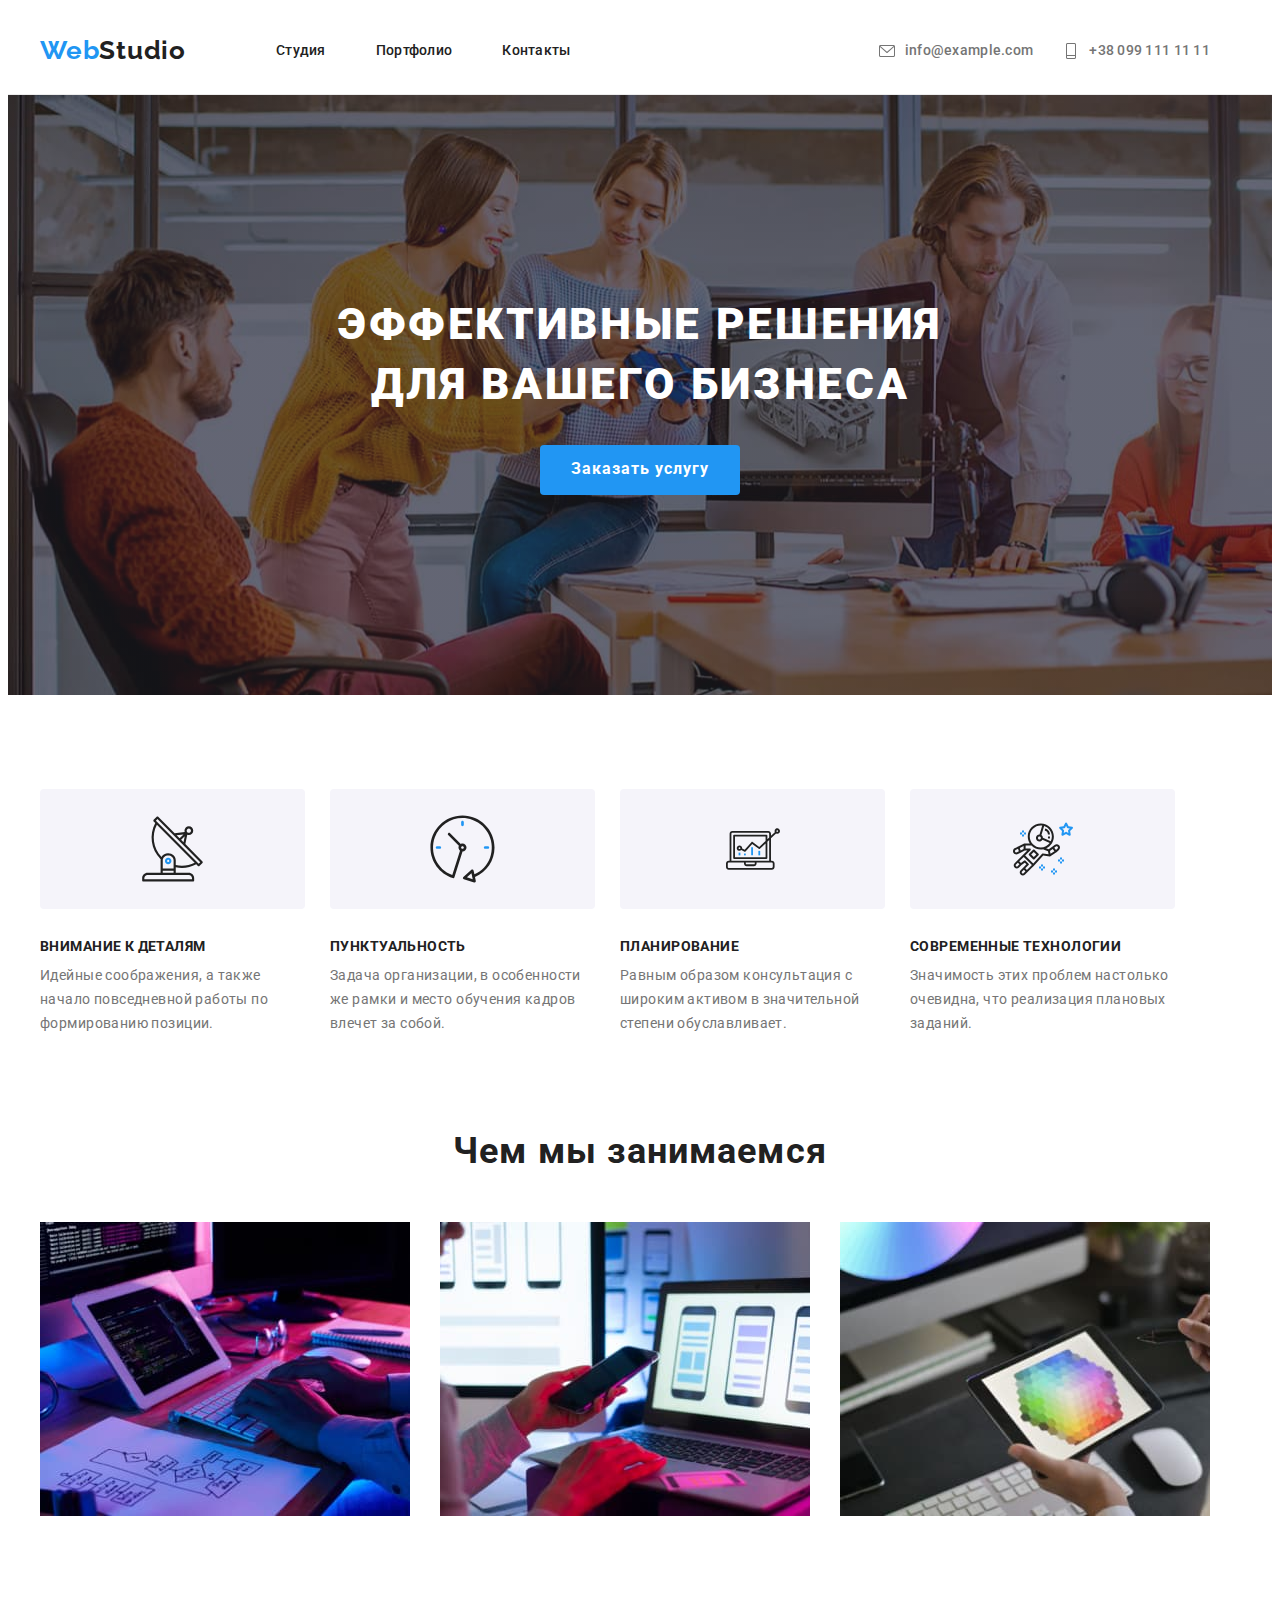
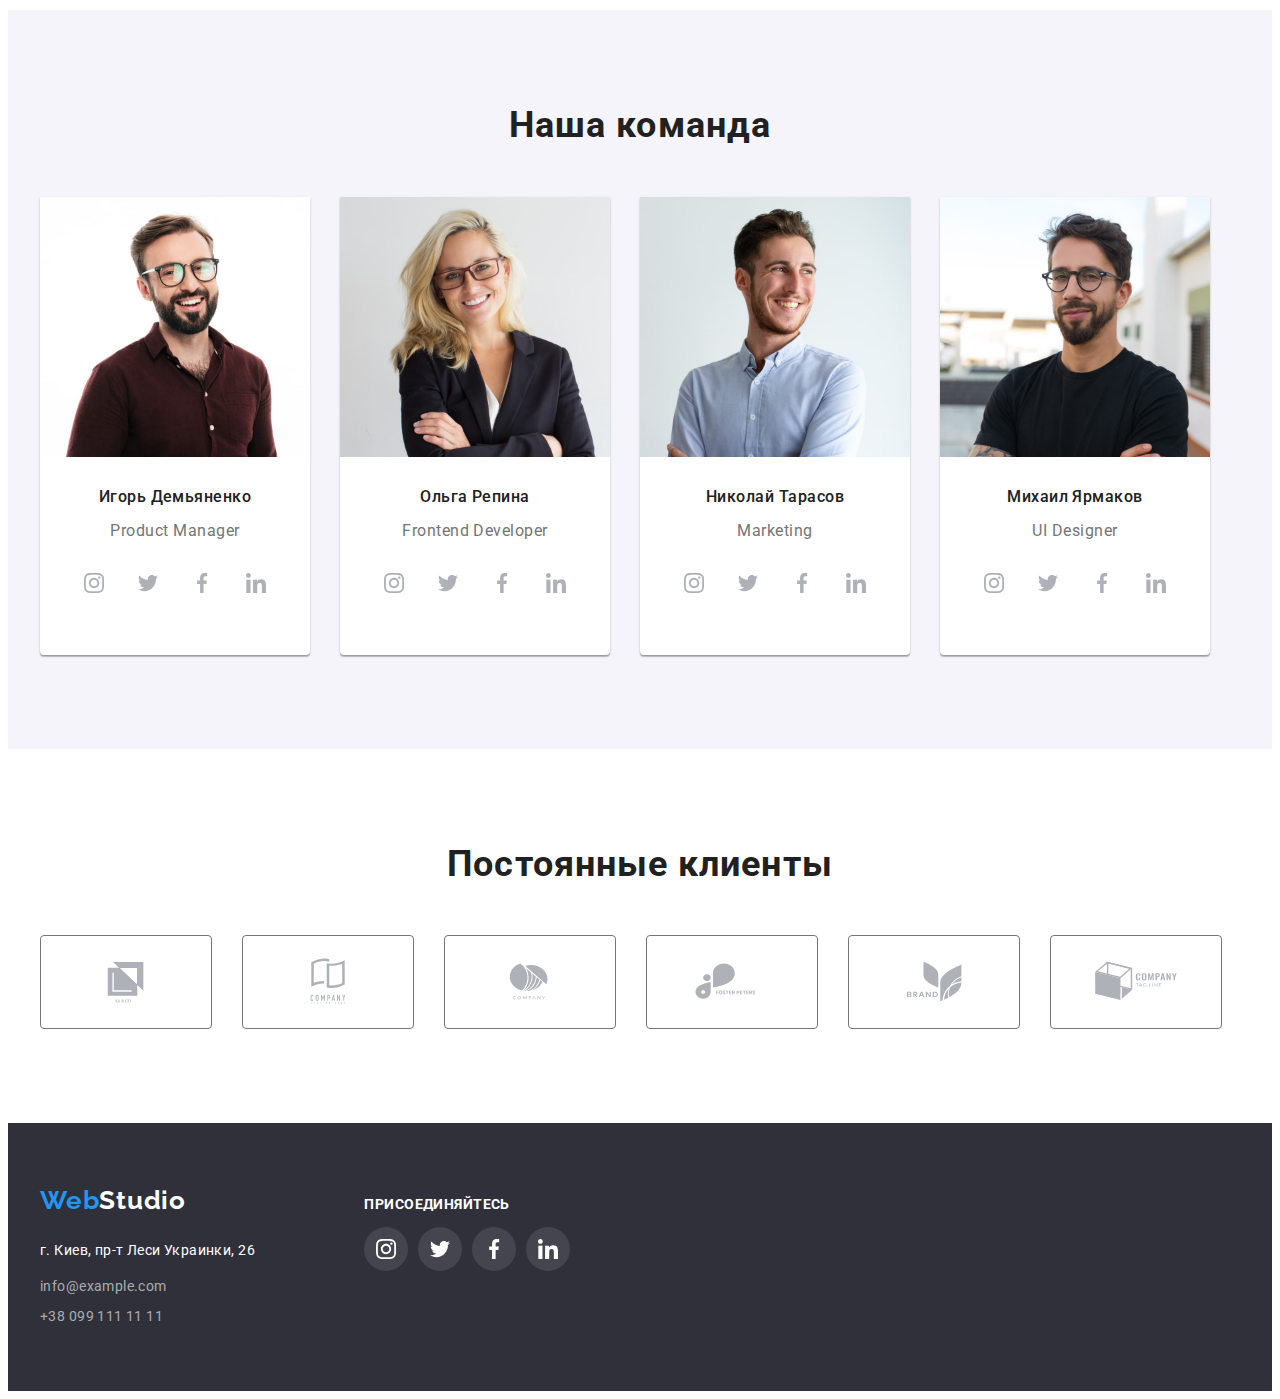
<file: index.html>
<!DOCTYPE html>
<html lang="ru">
<head>
   <meta charset="UTF-8">
   <meta name="viewport" content="width=device-width, initial-scale=1.0">
   <title>WebStudio</title>
   <link rel="preconnect" href="https://fonts.googleapis.com">
<link rel="preconnect" href="https://fonts.gstatic.com" crossorigin>
<link href="https://fonts.googleapis.com/css2?family=Raleway:wght@700&family=Roboto:wght@400;500;700;900&display=swap" rel="stylesheet">
<link rel="stylesheet" href="https://cdnjs.cloudflare.com/ajax/libs/modern-normalize/1.1.0/modern-normalize.min.css" integrity="sha512-wpPYUAdjBVSE4KJnH1VR1HeZfpl1ub8YT/NKx4PuQ5NmX2tKuGu6U/JRp5y+Y8XG2tV+wKQpNHVUX03MfMFn9Q==" crossorigin="anonymous" referrerpolicy="no-referrer" />   
<link rel="stylesheet" href="./css/styles.css">
</head>
<body>
   <header class="header">
      <nav class="container main-nav">
            <a href="./index.html" class="logo">Web<span>Studio</span>
            </a>
        <ul class="site-nav list">
          <li class="item"><a class="link" href="">Студия</a></li>
          <li class="item"><a class="link" href="./portfolio.html">Портфолио</a></li>
          <li class="item"><a class="link" href="">Контакты</a></li>
       </ul>
     
     <div class="contact">
      
      <a class="contact-link" href="mailto:info@example.com">
         <svg class="icon-contact" width="16px" height="16px">
         <use href="./images/icons.svg#icon-envelope">
         </use>
      </svg>info@example.com</a>

      

      <a class="contact-link" href="tel:+380991111111">
         <svg class="icon-contact" width="16px" height="16px">
         <use href="./images/icons.svg#icon-vector"></use>
      </svg>
      +38 099 111 11 11
   </a>
      
     </div> 
   </nav>
   </header>
   
   <main>
       <!-- Hero section-->

      <section class="hero section">
         <div class="hero-container">
         <h1 class="hero-title">Эффективные решения для вашего бизнеса</h1>
         <button class="hero-button" type="button">Заказать услугу</button>
         </div>
      </section>


       <!-- Work section-->
   <section class="section-work section">
      <div class="container">

      <ul class="list-work list">
         <li>
            <div class="icon-work">
            <svg width="65" height="70">
               <use href="./images/icons.svg#icon-antenna">hgfhfh</use>
            </svg>
            </div>
            <h3 class="section-title">Внимание к деталям</h3>
         <p class="section-description">Идейные соображения, а также начало повседневной работы по формированию позиции.</p>
      </li>
      <li>
         <div class="icon-work">
         <svg width="67" height="70">
            <use href="./images/icons.svg#icon-clock">hgfhfh</use>
         </svg>
      </div>
         <h3 class="section-title">Пунктуальность</h3>
        <p class="section-description">Задача организации, в особенности же рамки и место обучения кадров влечет за собой.</p>
   </li>
   <li>
      <div class="icon-work">
      <svg width="70" height="54">
         <use href="./images/icons.svg#icon-diagram">hgfhfh</use>
      </svg>
   </div>
        <h3 class="section-title">Планирование</h3>
       <p class="section-description">Равным образом консультация с широким активом в значительной степени обуславливает.</p>
  </li>
  <li>
   <div class="icon-work">
   <svg width="70" height="60">
      <use href="./images/icons.svg#icon-astronaut">hgfhfh</use>
   </svg>
</div>
       <h3 class="section-title">Современные технологии</h3>
      <p class="section-description">Значимость этих проблем настолько очевидна, что реализация плановых заданий.</p>
  </li>
      </ul>
      
      </div>
   </section>

    <!-- Examples work section-->

   <section class="section-do">
      <div class="container">
      <h2 class="title">Чем мы занимаемся</h2>
<ul class="list-do list">
   <li class="item-do">
      <img src="./images/img1.jpg" alt="Компьютер" width="370">
   </li>
   <li class="item-do">
      <img src="./images/img2.jpg" alt="Телефон" width="370">
   </li>
   <li class="item-do">
      <img src="./images/img3.jpg" alt="Планшет" width="370">
   </li>
</ul>
</div>
   </section>

    <!-- Team section-->

   <section class="section-team section">
      <div class="container">
      <h2 class="team-title title">Наша команда</h2>

      <ul class="team list">

          <!-- First card -->

         <li class="team-item">
            <img src="./images/team1.jpg" alt="Дизайнер" width="270">
            <div class="team-wrap">
            <h3 class="team-name">Игорь Демьяненко</h3>
            <p class="team-descr">Product Manager</p>
            </div>

            <ul class="social-team">
               <li class="social-item">
                  <a class="team-link" href="#">
                  <svg class="icon-team">
                     <use href="./images/icons.svg#icon-instagram"></use>
                  </svg>
               </a>
               </li>
               <li class="social-item">
                  <a class="team-link" href="#">
                  <svg class="icon-team">
                     <use href="./images/icons.svg#icon-twitter-1"></use>
                  </svg>
                  </a>
               </li>
               <li class="social-item">
                  <a class="team-link" href="#">
                  <svg class="icon-team">
                     <use href="./images/icons.svg#icon-facebook"></use>
                  </svg>
                  </a>
               </li>
               <li class="social-item">
                  <a class="team-link" href="#">
                  <svg class="icon-team">
                     <use href="./images/icons.svg#icon-linkedin"></use>
                  </svg>
                  </a>
               </li>
            </ul>

         </li>
         <li class="team-item">
            <img src="./images/team2.jpg" alt="Разработчик" width="270">
            <div class="team-wrap">
            <h3 class="team-name">Ольга Репина</h3>
            <p class="team-descr">Frontend Developer</p>
         </div>

         <ul class="social-team">
            <li class="social-item">
               <a class="team-link" href="#">
               <svg class="icon-team">
                  <use href="./images/icons.svg#icon-instagram"></use>
               </svg>
            </a>
            </li>
            <li class="social-item">
               <a class="team-link" href="#">
               <svg class="icon-team">
                  <use href="./images/icons.svg#icon-twitter-1"></use>
               </svg>
               </a>
            </li>
            <li class="social-item">
               <a class="team-link" href="#">
               <svg class="icon-team">
                  <use href="./images/icons.svg#icon-facebook"></use>
               </svg>
               </a>
            </li>
            <li class="social-item">
               <a class="team-link" href="#">
               <svg class="icon-team">
                  <use href="./images/icons.svg#icon-linkedin"></use>
               </svg>
               </a>
            </li>
         </ul>

         </li>
         <li class="team-item">
            <img src="./images/team3.jpg" alt="Маркетолог" width="270">
            <div class="team-wrap">
            <h3 class="team-name">Николай Тарасов</h3>
            <p class="team-descr">Marketing</p>
         </div>

         <ul class="social-team">
            <li class="social-item">
               <a class="team-link" href="#">
               <svg class="icon-team">
                  <use href="./images/icons.svg#icon-instagram"></use>
               </svg>
            </a>
            </li>
            <li class="social-item">
               <a class="team-link" href="#">
               <svg class="icon-team">
                  <use href="./images/icons.svg#icon-twitter-1"></use>
               </svg>
               </a>
            </li>
            <li class="social-item">
               <a class="team-link" href="#">
               <svg class="icon-team">
                  <use href="./images/icons.svg#icon-facebook"></use>
               </svg>
               </a>
            </li>
            <li class="social-item">
               <a class="team-link" href="#">
               <svg class="icon-team">
                  <use href="./images/icons.svg#icon-linkedin"></use>
               </svg>
               </a>
            </li>
         </ul>

         </li>
         <li class="team-item">
            <img src="./images/team4.jpg" alt="Дизайнер интерфейсов" width="270">
            <div class="team-wrap">
            <h3 class="team-name">Михаил Ярмаков</h3>
            <p class="team-descr">UI Designer</p>
         </div>

         <ul class="social-team">
            <li class="social-item">
               <a class="team-link" href="#">
               <svg class="icon-team">
                  <use href="./images/icons.svg#icon-instagram"></use>
               </svg>
            </a>
            </li>
            <li class="social-item">
               <a class="team-link" href="#">
               <svg class="icon-team">
                  <use href="./images/icons.svg#icon-twitter-1"></use>
               </svg>
               </a>
            </li>
            <li class="social-item">
               <a class="team-link" href="#">
               <svg class="icon-team">
                  <use href="./images/icons.svg#icon-facebook"></use>
               </svg>
               </a>
            </li>
            <li class="social-item">
               <a class="team-link" href="#">
               <svg class="icon-team">
                  <use href="./images/icons.svg#icon-linkedin"></use>
               </svg>
               </a>
            </li>
         </ul>

         </li>
      </ul>
      </div>
   </section>

   <!-- Clients -->

   <section class="clients">
      <div class="container">

         <h2 class="clients-title title">Постоянные клиенты</h2>

         <ul class="clients-list">
            <li class="clients-item">
               <a href="#" class="clients-link">
                  <svg class="icon-clients" >
                  <use href="./images/icons.svg#icon-logo">
                  </use>
               </svg>
            </a>
            </li>
            <li class="clients-item">
               <a href="#" class="clients-link">
                  <svg class="icon-clients">
                  <use href="./images/icons.svg#icon-logo-1">
                  </use>
               </svg>
            </a>
            </li>
            <li class="clients-item">
               <a href="#" class="clients-link">
                  <svg class="icon-clients">
                  <use href="./images/icons.svg#icon-logo-2">
                  </use>
               </svg>
            </a>
            </li>
            <li class="clients-item">
               <a href="#" class="clients-link">
                  <svg class="icon-clients">
                  <use href="./images/icons.svg#icon-logo-3">
                  </use>
               </svg>
            </a>
            </li>
            <li class="clients-item">
               <a href="#" class="clients-link">
                  <svg class="icon-clients">
                  <use href="./images/icons.svg#icon-logo-4">
                  </use>
               </svg>
            </a>
            </li>
            <li class="clients-item">
               <a href="#" class="clients-link">
                  <svg class="icon-clients">
                  <use href="./images/icons.svg#icon-logo-5">
                  </use>
               </svg>
            </a>
            </li>
         </ul>
      </div>
   </section>
   </main>

    <!-- Footer Ooo-->

   <footer class="footer">

      <div class="container">
      <div class="footer-wrap">
      <a href="" class="logo footer">Web<span>Studio</span></a>
      <div class="adress-wrap">
         <p class="adress">г. Киев, пр-т Леси Украинки, 26</p>
         <a class="footer-link" href="mailto:info@example.com">info@example.com</a><br />
         <a class="footer-link" href="tel:+380991111111">+38 099 111 11 11</a>
      </div>
      </div>

      <!-- Socials -->

<div class="footer-socials">
   <p class="footer-socials-title">Присоединяйтесь</p>

   <ul class="social-footer">

      <li class="social-footer-item">
         <a class="social-footer-link" href="#">
         <svg class="icon-footer" width="20" height="20">
            <use href="./images/icons.svg#icon-instagram"></use>
         </svg>
      </a>

      </li>
      <li class="social-footer-item">
         <a class="social-footer-link" href="#">
         <svg class="icon-footer" width="20" height="20">
            <use href="./images/icons.svg#icon-twitter-1"></use>
         </svg>
         </a>
      </li>

      <li class="social-footer-item">
         <a class="social-footer-link" href="#">
         <svg class="icon-footer" width="20" height="20">
            <use href="./images/icons.svg#icon-facebook"></use>
         </svg>
         </a>
      </li>

      <li class="social-footer-item">
         <a class="social-footer-link" href="#">
         <svg class="icon-footer" width="20" height="20">
            <use href="./images/icons.svg#icon-linkedin"></use>
         </svg>
         </a>
      </li>

   </ul>

</div>
      </div>
   </footer>
</body>
</html>
</file>
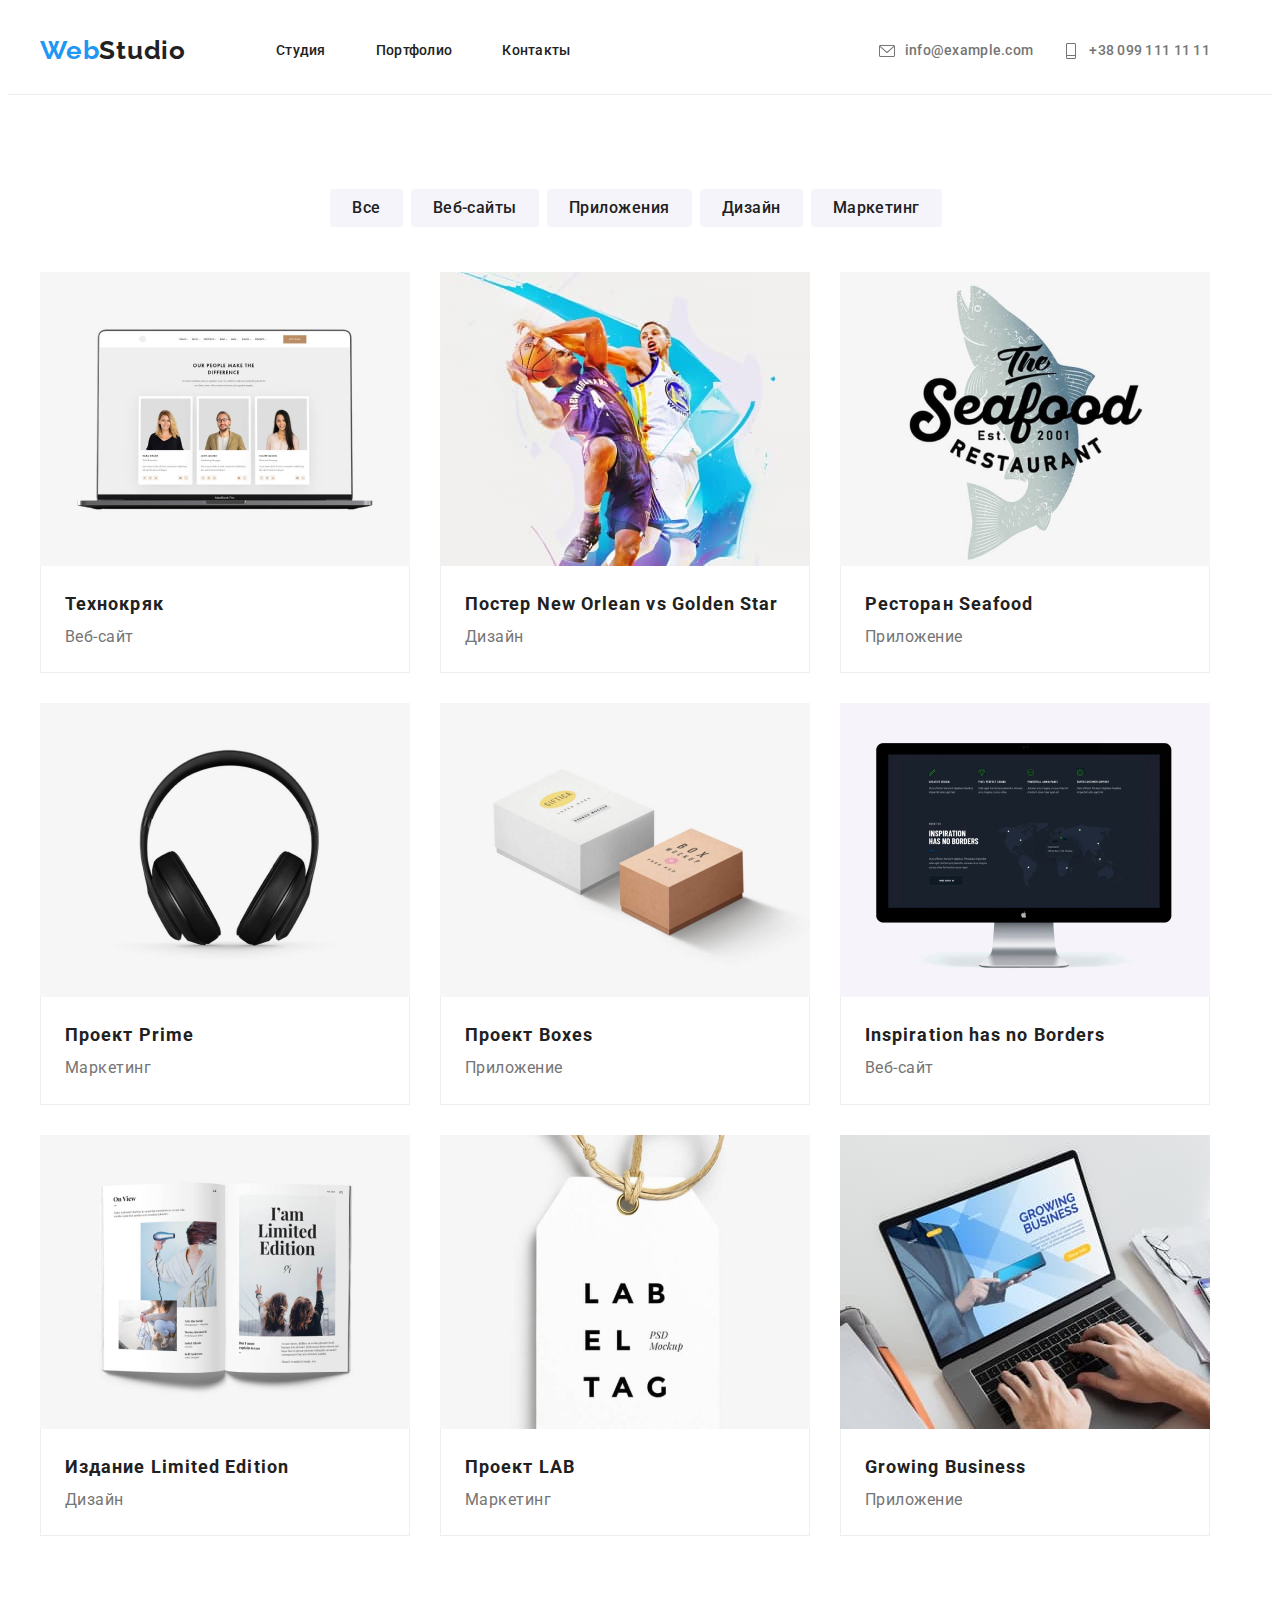
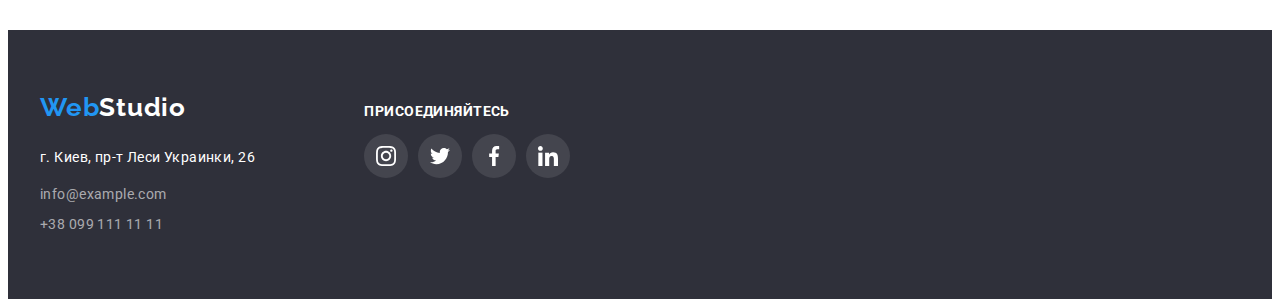
<file: portfolio.html>
<!DOCTYPE html>
<html lang="ru">
<head>
   <meta charset="UTF-8">
   <meta name="viewport" content="width=device-width, initial-scale=1.0">
   <title>Document</title>
   <link rel="preconnect" href="https://fonts.googleapis.com">
   <link rel="preconnect" href="https://fonts.gstatic.com" crossorigin>
   <link href="https://fonts.googleapis.com/css2?family=Raleway:wght@700&family=Roboto:wght@400;500;700;900&display=swap" rel="stylesheet">
   <link rel="stylesheet" href="https://cdnjs.cloudflare.com/ajax/libs/modern-normalize/1.1.0/modern-normalize.min.css" integrity="sha512-wpPYUAdjBVSE4KJnH1VR1HeZfpl1ub8YT/NKx4PuQ5NmX2tKuGu6U/JRp5y+Y8XG2tV+wKQpNHVUX03MfMFn9Q==" crossorigin="anonymous" referrerpolicy="no-referrer" />
   <link rel="stylesheet" href="./css/portfolio.css">
   <link rel="stylesheet" href="./css/styles.css">
</head>
<body>

    <header class="header">
        <nav class="container main-nav">
              <a href="./index.html" class="logo">Web<span>Studio</span>
              </a>
          <ul class="site-nav list">
            <li class="item"><a class="link" href="">Студия</a></li>
            <li class="item"><a class="link" href="./portfolio.html">Портфолио</a></li>
            <li class="item"><a class="link" href="">Контакты</a></li>
         </ul>
       
       <div class="contact">
        
        <a class="contact-link" href="mailto:info@example.com">
           <svg class="icon-contact" width="16px" height="16px">
           <use href="./images/icons.svg#icon-envelope">
           </use>
        </svg>info@example.com</a>
  
        
  
        <a class="contact-link" href="tel:+380991111111">
           <svg class="icon-contact" width="16px" height="16px">
           <use href="./images/icons.svg#icon-vector"></use>
        </svg>
        +38 099 111 11 11
     </a>
        
       </div> 
     </nav>
     </header>
   
<main>
    <section class="section">
        <div class="container">

        <h1 class="section examples-title">Примеры работ</h1>

        <ul class="button list">
            <li><button class="button-bt" type="button">Все</button></li>
            <li><button class="button-bt" type="button">Веб-сайты</button></li>
            <li><button class="button-bt" type="button">Приложения</button></li>
            <li><button class="button-bt" type="button">Дизайн</button></li>
            <li><button class="button-bt" type="button">Маркетинг</button></li>
        </ul>


        <ul class="main-list list">
            <li class="main-item">
                <img src="./images/port1.jpg" alt="Веб-сайт" width="370">
                <div class="main-wrap">
                <h2>Технокряк</h2>
                <p class="list-description">Веб-сайт</p>
            </div>
            </li>
            <li class="main-item">
                <img src="./images/port2.jpg" alt="Дизайн" width="370">
                <div class="main-wrap">
                <h2>Постер New Orlean vs Golden Star</h2>
                <p class="list-description">Дизайн</p>
            </div>
            </li>
            <li class="main-item">
                <img src="./images/port3.jpg" alt="Приложение" width="370">
                <div class="main-wrap">
                <h2>Ресторан Seafood</h2>
                <p class="list-description">Приложение</p>
            </div>
            </li>
            <li class="main-item">
                <img src="./images/port4.jpg" alt="Маркетинг" width="370">
                <div class="main-wrap">
                <h2>Проект Prime</h2>
                <p class="list-description">Маркетинг</p>
            </div>
            </li>
            <li class="main-item">
                <img src="./images/port5.jpg" alt="Приложение" width="370">
                <div class="main-wrap">
                <h2>Проект Boxes</h2>
                <p class="list-description">Приложение</p>
            </div>
            </li>
            <li class="main-item">
                <img src="./images/port6.jpg" alt="Веб-сайт" width="370">
                <div class="main-wrap">
                <h2>Inspiration has no Borders</h2>
                <p class="list-description">Веб-сайт</p>
            </div>
            </li>
            <li class="main-item">
                <img src="./images/port7.jpg" alt="Дизайн" width="370">
                <div class="main-wrap">
                <h2>Издание Limited Edition</h2>
                <p class="list-description">Дизайн</p>
            </div>
            </li>
            <li class="main-item">
                <img src="./images/port8.jpg" alt="Маркетинг" width="370">
                <div class="main-wrap">
                <h2>Проект LAB</h2>
                <p class="list-description">Маркетинг</p>
            </div>
            </li>
            <li class="main-item">
                <img src="./images/port9.jpg" alt="Приложение" width="370">
                <div class="main-wrap">
                <h2>Growing Business</h2>
                <p class="list-description">Приложение</p>
            </div>
            </li>
        </ul>
        </div>
    </section>
</main>

 <!-- Footer Ooo-->

 <footer class="footer">

    <div class="container">
    <div class="footer-wrap">
    <a href="" class="logo footer">Web<span>Studio</span></a>
    <div class="adress-wrap">
       <p class="adress">г. Киев, пр-т Леси Украинки, 26</p>
       <a class="footer-link" href="mailto:info@example.com">info@example.com</a><br />
       <a class="footer-link" href="tel:+380991111111">+38 099 111 11 11</a>
    </div>
    </div>

    <!-- Socials -->

<div class="footer-socials">
 <p class="footer-socials-title">Присоединяйтесь</p>

 <ul class="social-footer">

    <li class="social-footer-item">
       <a class="social-footer-link" href="#">
       <svg class="icon-footer" width="20" height="20">
          <use href="./images/icons.svg#icon-instagram"></use>
       </svg>
    </a>

    </li>
    <li class="social-footer-item">
       <a class="social-footer-link" href="#">
       <svg class="icon-footer" width="20" height="20">
          <use href="./images/icons.svg#icon-twitter-1"></use>
       </svg>
       </a>
    </li>

    <li class="social-footer-item">
       <a class="social-footer-link" href="#">
       <svg class="icon-footer" width="20" height="20">
          <use href="./images/icons.svg#icon-facebook"></use>
       </svg>
       </a>
    </li>

    <li class="social-footer-item">
       <a class="social-footer-link" href="#">
       <svg class="icon-footer" width="20" height="20">
          <use href="./images/icons.svg#icon-linkedin"></use>
       </svg>
       </a>
    </li>

 </ul>

</div>
    </div>
 </footer>

</body>
</html>
</file>
<file: css/styles.css>
:root{
    --primary-text-color: #212121;
    --secondary-text-color: #757575;
    --primary-white-color: #FFFFFF;
    --accent-color: #2196F3;
    --background-color: #2F303A;
    --background-button: #F5F4FA;
    --socials-color: #afb1b8;
}

body{
    color: var(--secondary-text-color);
    font-family: 'Roboto', sans-serif;
    font-size: 16px;
    line-height: 1.87;
    letter-spacing: 0.03em;
    text-align: left;
}

.section{
    padding-top: 94px;
    padding-bottom: 94px;
}

ul {
    margin: 0;
    padding: 0;
    list-style: none;
  }

img{
    display: block;
}

h1,h2,h3,h4,h5,h6{
    color: var(--primary-text-color);
    margin: 0;
    font-size: 18px;
    font-weight: 700;
    line-height: 2;
    letter-spacing: 0.06em;
}


/* Logo */

.logo{
    font-family: 'Raleway', sans-serif;
    color: var(--accent-color) ;
    
font-size: 26px;

font-weight: 700;
line-height: 1.19;
letter-spacing: 0.03em;
text-align: left;
text-decoration: none;
}

.logo > span{
    color: var(--primary-text-color);
    font-size: 26px;
    line-height: 1.38;
    letter-spacing: 0.03em;
    margin-right: 90px;
}

/* Site-nav */

.header{
    border-bottom: 1px solid #ECECEC ;
    padding-top: 25px;
    padding-bottom: 25px;
}

.container{
    width: 1200px;
    padding-left: 15px;
    padding-right: 15px;
    margin-left: auto;
    margin-right: auto;
}

.main-nav{
    display: flex;
    align-items: center;
}

.site-nav{
    display: flex;
}

.site-nav .link{
    display: block;
    font-weight: 500;
    font-size: 14px;
    line-height: 1.14;
    letter-spacing: 0.02em;
    color: var(--primary-text-color);
    text-decoration: none;
}

.site-nav .item{
    margin-right: 50px;
}

.site-nav .item:last-child{
    margin-right: 0;
}

.site-nav .link:hover,
.site-nav .link:focus{
    color: var(--accent-color);
}

.list{
    list-style: none;
}

/* Contact */

.icon-contact{
    
    margin-right: 10px;
}

.contact-link{
    margin-right: 30px;
}

.contact{
    display: flex;
    margin-left: auto;
    
    
}

.contact-link{
    display: flex;
    color: var(--secondary-text-color);
    font-weight: 500;
    font-size: 14px;
    line-height: 1.14;
    letter-spacing: 0.02em;
    text-decoration: none;
    align-items: center;
}

.icon-contact{
    fill: var(--secondary-text-color);
}


.contact-link:first-child{
    margin-right: 30px;
}

.contact-link:hover,
.contact-link:focus{
    color: var(--accent-color);
}

.contact-link:hover .icon-contact,
.contact-link:focus .icon-contact{
    fill: var(--accent-color);

}





/* Hero */

.hero{
    
    background-image: linear-gradient(
        to right, rgba(47,48,58,0.4), rgba(47,48,58,0.4)
    ),
    url(../images/hero.jpg);
    max-width: 1600px;
    padding-top: 200px;
    padding-bottom: 200px;
    margin-left: auto;
    margin-right: auto;
}

.hero-container{
    width: 640px;
    text-align: center;
    margin-left: auto;
    margin-right: auto;

}

.hero-title{
    
    color: var(--primary-white-color);
font-size: 44px;
font-weight: 900;
line-height: 1.36;
letter-spacing: 0.06em;
text-align: center;
text-transform: uppercase;
margin-bottom: 30px;

}

.hero-button{
    color: var(--primary-white-color);
    background-color: var(--accent-color);
    font-family: 'Roboto', sans-serif;
    width: 200px;
    height: 50px;
    border-radius: 4px;
    padding: 0;
    border: 0;
font-size: 16px;
font-style: normal;
font-weight: 700;
line-height: 1.88;
letter-spacing: 0.06em;
text-align: center;
cursor: pointer;
}

/* Section Work */

.icon-work{
    display: flex;
  min-height: 120px;
  background-color: var(--background-button);
  justify-content: center;
  align-items: center;
  border-radius: 4px;
  margin-bottom: 30px;
}

.section-work{
    padding-bottom: 47px;
}

.list-work{
    display: flex;
    padding-left: 0;
}

.list-work > li{
    width: 265px;
    margin-right: 25px;
}

.list-work > li:last-child{
    margin-right: 0;
}

.section-description{
font-size: 14px;
line-height: 1.71;
letter-spacing: 0.03em;
margin: 0;
margin-top: 10px;
}

.section-title{

font-size: 14px;
font-weight: 700;
line-height: 1.14;
letter-spacing: 0.03em;
text-transform: uppercase;
}

.section-do,
.section-team{
    margin-left: auto;
    margin-right: auto;
    
}

.section-do{
    padding-top: 47px;
    padding-bottom: 94px;
}

.section-do .title{
    margin-bottom: 50px;
}

.section-team{
    background-color: var(--background-button);
    padding-bottom: 94px;
}

.list-do{
    display: flex;
    padding-left: 0;
    margin-top: 0;
    margin-bottom: 0;
}

.item-do{  
    margin-right: 30px;
}

.item-do:last-child{
    margin-right: 0;
}



.title{
font-size: 36px;
font-weight: 700;
line-height: 1.17;
letter-spacing: 0.03em;
text-align: center;

}

/* Team */
.team-name{
font-size: 16px;
font-weight: 500;
line-height: 1.19;
letter-spacing: 0.03em;
}

.team-title{
    margin-bottom: 50px;
}

.team{
    display: flex;
    padding-left: 0;
}

.team-descr{
    margin: 0;
    margin-top: 10px;
    
}

.team-item{
    margin-right: 30px;
    min-height: 428px;
    background-color: var(--primary-white-color);
    box-shadow: 0px 1px 3px rgba(0, 0, 0, 0.12), 0px 1px 1px rgba(0, 0, 0, 0.14), 0px 2px 1px rgba(0, 0, 0, 0.2);
    border-radius: 0px 0px 4px 4px;
    padding-bottom: 30px;
}

.team-item:last-child{
    margin: 0;
}

.team-wrap{
    text-align: center;
    margin-top: 30px;
    margin-bottom: 16px;
}

.team-name{
    margin: 0;
}

/* Team socials */

.social-team{
    display: flex;
    justify-content: space-around;
    padding-left: 32px;
    padding-right: 32px;
}

.icon-team{
    width: 20px;
    height: 20px;
    fill: var(--socials-color);
}

.social-item{
    display: flex;
    align-items: center;
    margin-right: 10px;
}

.social-item:last-child{
    margin-right: 0;
}

.team-link{
    display: flex;
    width: 44px;
    height: 44px;
    align-items: center;
    justify-content: center;
    
}



.team-link:hover,
.team-link:focus{
    background-color: var(--accent-color);
    border-radius: 50%;
}




.team-link:hover .icon-team,
.team-link:focus .icon-team{
    fill: var(--primary-white-color);
   
}


button{
    color:var(--primary-text-color);
}

button:hover,
button:focus{
    background-color: var(--accent-color);
    color: var(--primary-white-color);
    
}

/* Clients */

.clients{
    padding-top: 94px;
    padding-bottom: 94px;
}

.clients-title{
    
    margin-bottom: 50px;
}

.clients-list{
    display: flex;
    
}

.clients-item{
    border: 1px solid;
    border-radius: 4px;
    margin-right: 30px;
    width: 170px;
    height: 92px;
}

.clients-item:last-child{
    margin-right: 0;
}



.icon-clients{
    width: 170px;
    height: 92px;
    fill: var(--socials-color);
}

.clients-link{
    font-size: 0;
}

.clients-link:hover .icon-clients,
.clients-link:focus .icon-clients{
    fill: var(--accent-color);
    border: 1px solid var(--accent-color);
    border-radius: 4px;
}



   


/* Footer */

.footer{
    background-color: var(--background-color);
    padding-top: 60px;
    padding-bottom: 60px;
}

.footer-wrap{
    display: inline-flex;
    flex-wrap: wrap;
    flex-direction: column;
    width: 250px;
}


.logo.footer > span{
    color: var(--primary-white-color);
}

.logo.footer{
    padding: 0;
}

.adress{
    color: var(--primary-white-color);
    font-size: 14px;
    line-height: 1.71;
    letter-spacing: 0.03em;
    font-style: normal;
    margin-top: 20px;
    margin-bottom: 9px;
}

.footer-link{
    color: #FFFFFF99;
font-size: 14px;
line-height: 1.71px;
letter-spacing: 0.03em;
text-decoration: none;
font-style: normal;
margin-bottom: 9px;
}

.footer-link:hover,
.footer-link:focus{
    color: var(--accent-color);
}

/* Footer socials */

.footer-socials-title{
    color:var(--primary-white-color);
    text-transform: uppercase;;
font-size: 14px;
font-weight: 700;
line-height: 1.14;
letter-spacing: 0.03em;
}

.footer-socials{
display: inline-flex;
flex-direction: column;
margin-left: 70px;
   
}

.social-footer{
    display: flex;
    justify-content: space-around;
}

.social-footer-link{
    background-color: rgba(255, 255, 255, 0.1);
    width: 44px;
    height: 44px;
    border-radius: 50%;
    display: flex;
    align-items: center;
    justify-content: center;
    margin-right: 10px;
}

.social-footer-link:hover,
.social-footer-link:focus{
    background-color: var(--accent-color);
    background-size: inherit;
    border-radius: 50%;
   
}

.icon-footer{
    display: flex;
    justify-content: center;
    align-items: center;
    fill: var(--primary-white-color);
     
}
</file>
<file: css/portfolio.css>
/* section buttons */

.button-bt{
    background-color: var(--background-button);
    font-family: 'Roboto', sans-serif;
font-size: 16px;
font-weight: 500;
line-height: 1.6;
letter-spacing: 0.03em;

text-align: center;
cursor: pointer;

margin-right: 8px;
height: 38px;
padding-left: 22px;
padding-right: 22px;
border: 0;
border-radius: 4px;
}

.button-bt:hover,
.button-bt:focus{
    box-shadow: 0px 1px 1px rgba(0, 0, 0, 0.12), 0px 4px 4px rgba(0, 0, 0, 0.06), 1px 4px 6px rgba(0, 0, 0, 0.16);
}

.list-description{
font-size: 16px;
line-height: 1.9;
letter-spacing: 0.03em;
text-align: left;
margin: 0;
}

/* Section examples */

.button{
    display: flex;
}

.button.list{

    display: flex;
    justify-content: center;
    margin-top: 0;
    margin-bottom: 45px;
}

.examples-title{
    display: none;
}

.main-list{
    display: flex;
    flex-wrap: wrap;
}

.main-item{
    margin-right: 30px;
    margin-bottom: 30px;
}

.main-item:hover{
    box-shadow: 0px 1px 1px rgba(0, 0, 0, 0.12), 0px 4px 4px rgba(0, 0, 0, 0.06), 1px 4px 6px rgba(0, 0, 0, 0.16);
}

.main-item:nth-child(3n+3){
    margin-right: 0;
}

.main-item:nth-last-child(-n+3){
    margin-bottom: 0;
}

.main-wrap{
    padding: 20px 24px 20px 24px;
    border-left: 1px solid #EEEEEE;
    border-right: 1px solid #EEEEEE;
    border-bottom: 1px solid #EEEEEE;
}

.examples-title{
    display: none;
}
</file>
